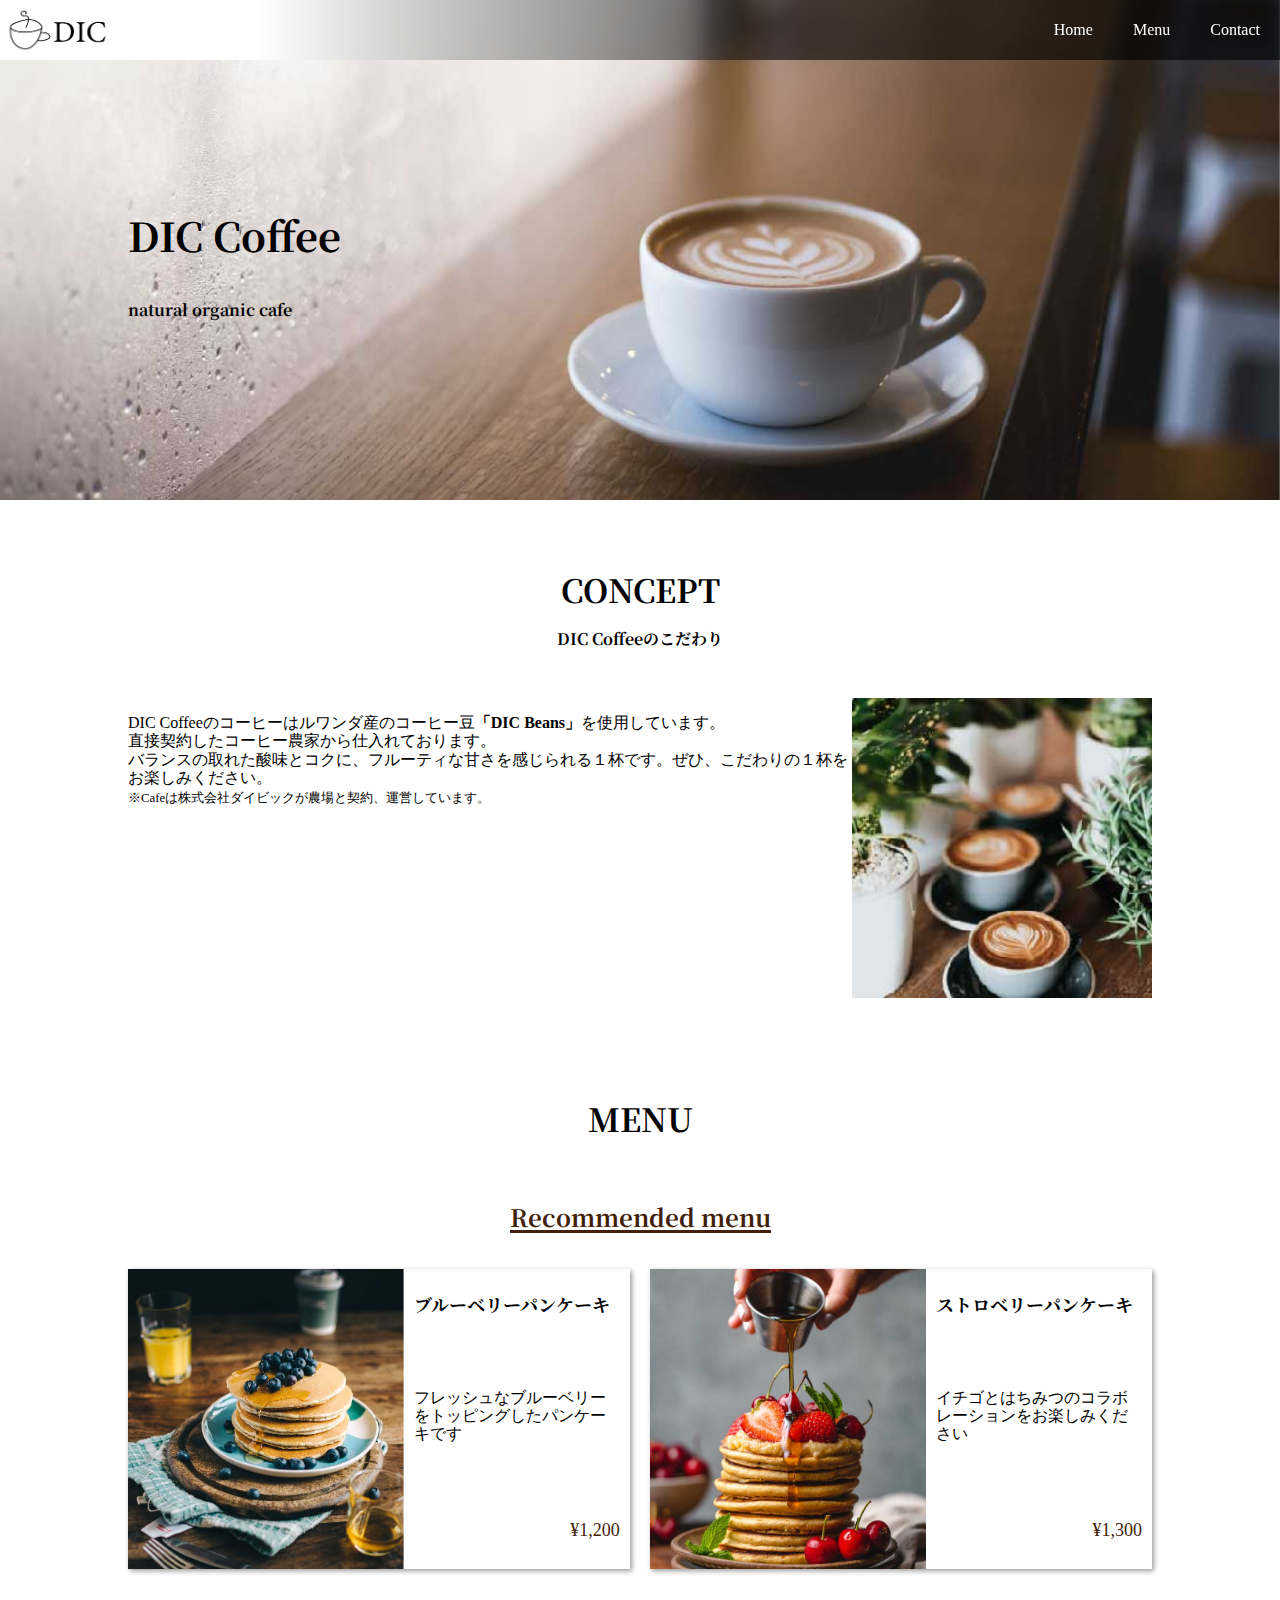
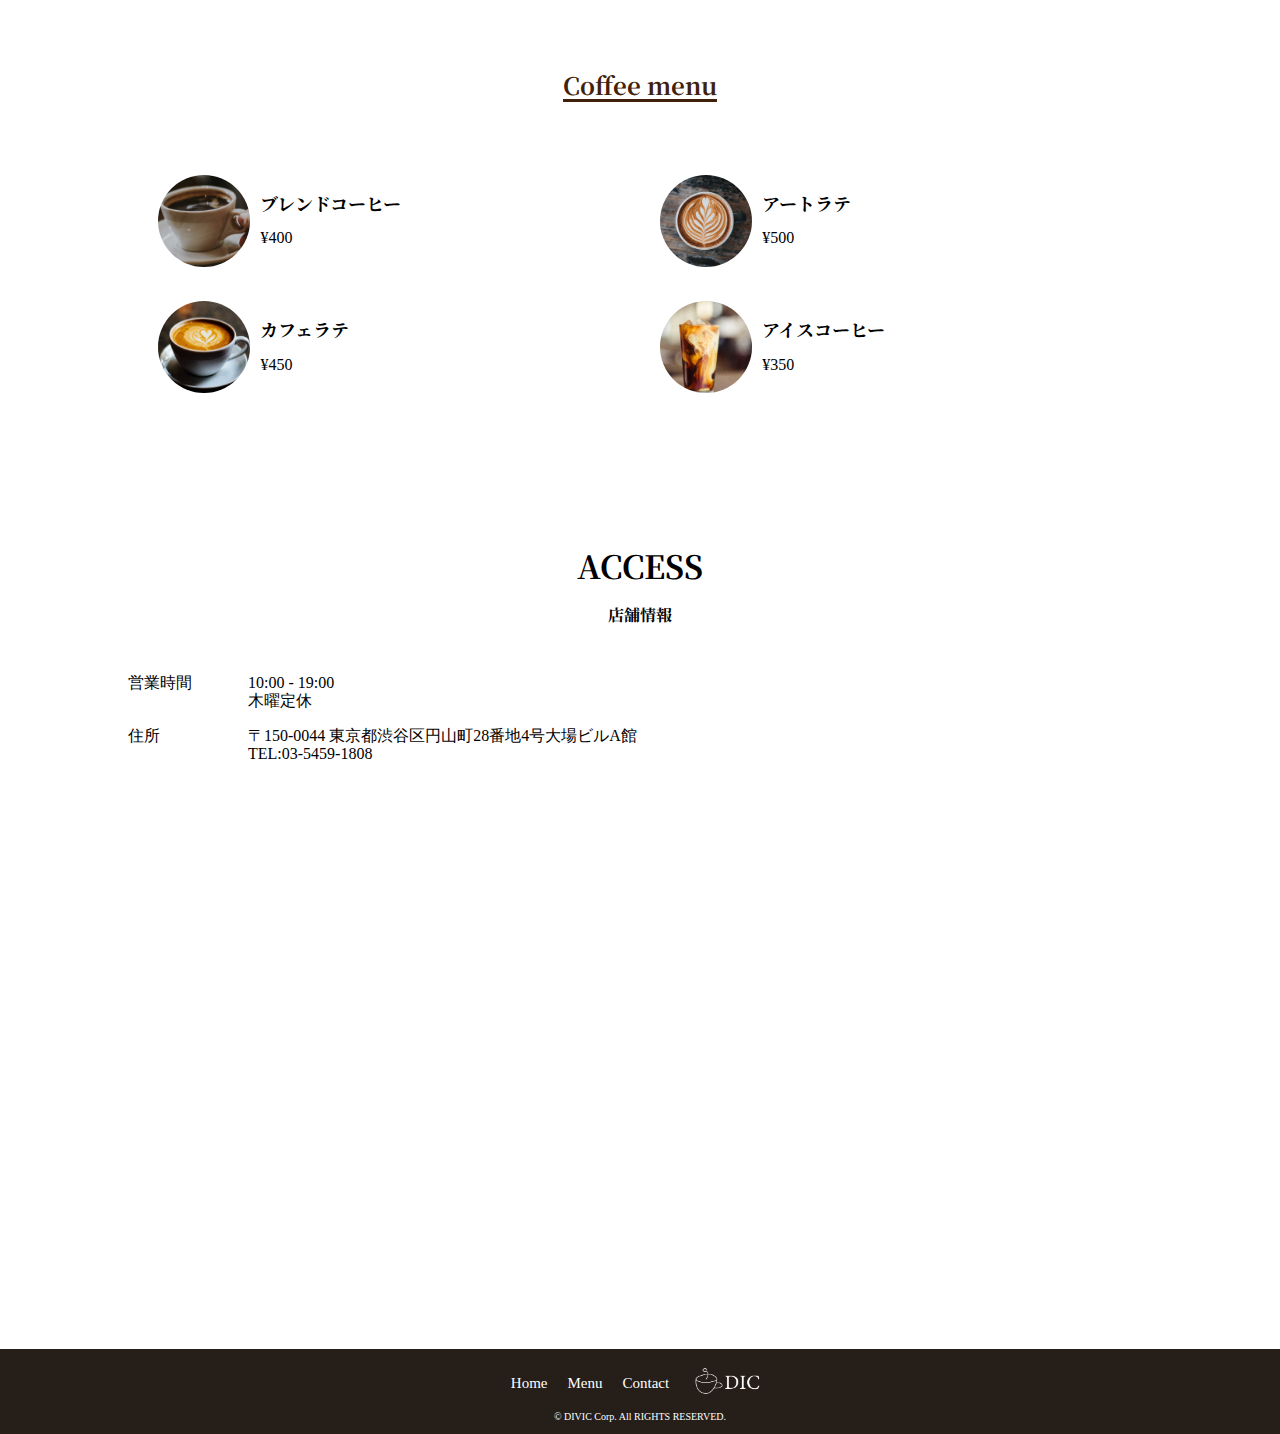
<file: index.html>
<!DOCTYPE html>
<html lang="ja">
  <head>
    <meta charset="utf-8">
    <title>DIC cafe</title>
    <link href="css/normalize.css" rel="stylesheet">
    <link href="css/main.css" rel="stylesheet">
    <link href="https://fonts.googleapis.com/css2?family=Noto+Serif+JP:wght@400;700&display=swap" rel="stylesheet">
  </head> 

  <body>
   <header>
    <nav class="header_nav">
      <a href="index.html" class="logo"><img src="images/sample_logo_k.png"></a>
      <ul class="global_nav">
        <a href="index.html" class="global_nav_item">
            <li>Home</li>
        </a>
        <a href="#" class="global_nav_item">
            <li>Menu</li>
        </a>   
        <a href="contact.html" class="global_nav_item">
            <li>Contact</li>
        </a>
      </ul>
    </nav>
    <div class="key section_inner">
    <h1>DIC Coffee</h1>
    <p>natural organic cafe</p>
    </div>
   </header>
   <section>
    <article class="section_inner">
      <div class="section_title">
      <h1>CONCEPT </h1>
        <p>DIC Coffeeのこだわり</p>
      </div>
      <div class="concept_inner">
        <p class="concept_content">
          DIC Coffeeのコーヒーはルワンダ産のコーヒー豆<strong>「DIC Beans」</strong>を使用しています。<br>
          直接契約したコーヒー農家から仕入れております。<br>
          バランスの取れた酸味とコクに、フルーティな甘さを感じられる１杯です。ぜひ、こだわりの１杯をお楽しみください。<br>
          <small>※Cafeは株式会社ダイビックが農場と契約、運営しています。</small> 
        </p>       
        <img src="images/sample_concept.jpg" class="concept_image">
      </div>
    </article>  
    <article class="section_inner menu_section">
      <div class="section_title" id="menu">
        <h1>MENU</h1>
      </div>
    <section>
      <div class="center">
      <h1 class="menu_title">Recommended menu</h1>
      </div>
        <ul class="menu_list menu_list_recommended">
          <li class="menu_item">
            <div class="menu_item_content">
            <h2 class="menu_item_title">ブルーベリーパンケーキ</h2>
            <p>フレッシュなブルーベリーをトッピングしたパンケーキです</p>
            <p class="menu_item_price">¥1,200</p>
            </div>
            <img src="images/sample_pancake1.jpg" class="menu_item_image">
          </li>
          <li class="menu_item">
            <div class="menu_item_content">
            <h2 class="menu_item_title">ストロベリーパンケーキ</h2>
            <p>イチゴとはちみつのコラボレーションをお楽しみください</p>
            <p class="menu_item_price">¥1,300</p>
            </div>
            <img src="images/sample_pancake2.jpg" class="menu_item_image">
          </li>
        </ul>
    </section>
    <section>
      <div class="center">
        <h1 class="menu_title">Coffee menu</h1>
      </div>
      <ul class="menu_list coffee_menu">
        <li class="coffee_menu_list_item">
          <div class="coffee_menu_content">
          <h2 class="menu_item_title">ブレンドコーヒー</h2>
          <p class="coffee_menu_price">¥400</p>
          </div>
          <img src="images/sample_cafe1.jpg" class="coffee_menu_image">
        </li>
        <li class="coffee_menu_list_item">
          <div class="coffee_menu_content">
          <h2 class="menu_item_title">アートラテ</h2>
          <p class="coffee_menu_price">¥500</p>
          </div>
          <img src="images/sample_cafe2.jpg" class="coffee_menu_image">
        </li>
        <li class="coffee_menu_list_item">
          <div class="coffee_menu_content">
          <h2 class="menu_item_title">カフェラテ</h2>
          <p class="coffee_menu_price">¥450</p>
          </div>
          <img src="images/sample_cafe3.jpg" class="coffee_menu_image">
        </li>
        <li class="coffee_menu_list_item">
          <div class="coffee_menu_content">
          <h2 class="menu_item_title">アイスコーヒー</h2>
          <p class="coffee_menu_price">¥350</p>
          </div>
          <img src="images/sample_cafe4.jpg" class="coffee_menu_image">
        </li>
        </ul>
    </article>
  </section>
    <article class="section_inner">
      <div class="section_title">
      <h1>ACCESS</h1>
      <p>店舗情報</p>
      </div>
        <dl class="info">
          <dt class="info_title">営業時間</dt>
          <dd>
            10:00 - 19:00
            <br>
            木曜定休
          </dd>
        </dl>
        <dl class="info">
          <dt class="info_title">住所</dt>
          <dd>〒150-0044 東京都渋谷区円山町28番地4号大場ビルA館
            <br>
              TEL:03-5459-1808
          </dd>
        </dl>
        <div class="frame_area">
        <iframe 
          src="https://www.google.com/maps/embed?pb=!1m18!1m12!1m3!1d3241.8623803693463!2d139.69189587463546!3d35.65576213137458!2m3!1f0!2f0!3f0!3m2!1i1024!2i768!4f13.1!3m3!1m2!1s0x60188b55bb707eff%3A0x5f04575eb7aca63e!2z5pel5pys44CB44CSMTUwLTAwNDQg5p2x5Lqs6YO95riL6LC35Yy65YaG5bGx55S677yS77yY4oiS77yUIE9iYSBCbGQuIEHppKg!5e0!3m2!1sja!2spy!4v1703618043010!5m2!1sja!2spy" width="600" height="450" style="border:0;" allowfullscreen="" loading="lazy" referrerpolicy="no-referrer-when-downgrade">
          width="600" height="450" frameborder="0" style="border:0;" allowfullscreen="" aria-hidden="false"
        </iframe>
      </div>
    </article>
   </section>
   <footer class="footer">
    <nav>
      <ul class="footer_nav">
        <a href="index.html" class="footer_nav_item">
          <li>Home</li>
        </a>
        <a href="#menu" class="footer_nav_item">
          <li>Menu</li>
        </a>
        <a href="contact.html" class="footer_nav_item">
          <li>Contact</li>
        </a>
        <a herf="index.html" class="footer_nav_item">
          <li>
            <img src="images/sample_logo_w.png" class="footer_logo">
          </li>
        </a>
      </li>
   </nav>
   <p class=footer_right>© DIVIC Corp. All RIGHTS RESERVED.</p>
   </footer>
  </body>
</html>
</file>
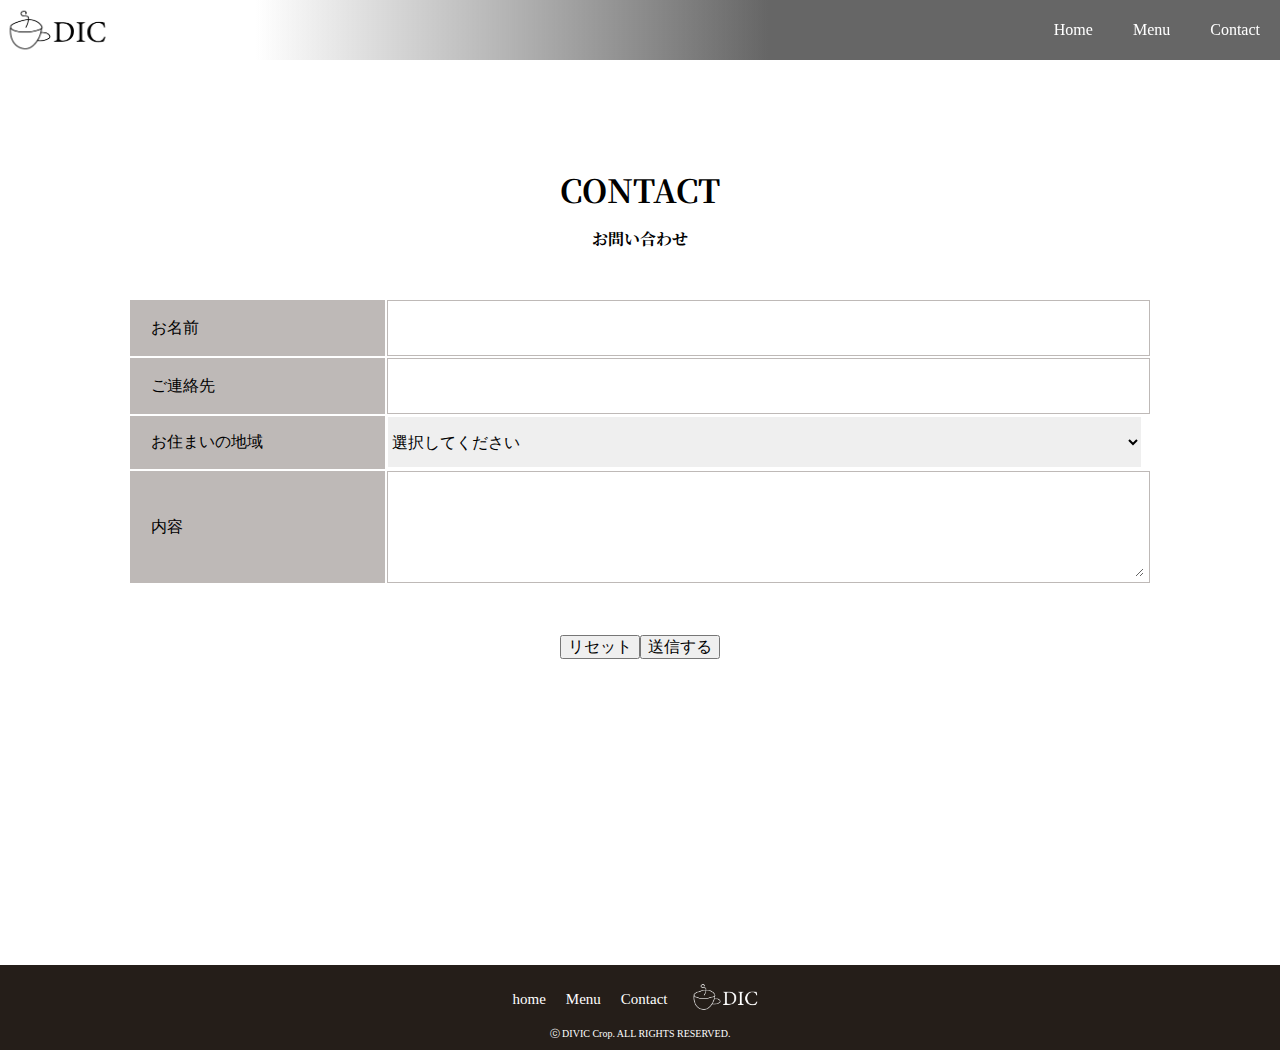
<file: contact.html>
<!DOCTYPE html>
<html lang="ja">
  <head>
    <meta charset="utf-8">
    <title>DIC cafe</title>    
    <link href="css/normalize.css" rel="stylesheet">
    <link href="css/main.css" rel="stylesheet">
    <link href="css/contact.css" rel="stylesheet">
    <link href="https://fonts.googleapis.com/css2?family=Noto+Serif+JP:wght@400;700&display=swap" rel="stylesheet">
  </head> 
  <body>
   <header class="sub_header">
    <nav class="header_nav">
    <a herf="index.html" class="logo"><img src="images/sample_logo_k.png"></a>
       <ul class="global_nav">
          <a href="index.html" class="global_nav_item">
            <li>Home</li>
          </a>
          <a href="#" class="global_nav_item">
            <li>Menu</li>
          </a>
          <a href="contact.html" class="global_nav_item">
            <li>Contact</li>
          </a>
       </ul>
    </nav>
   </header>
  <section class="section_inner">
    <div class="section_title">
      <h1>CONTACT</h1>
      <p>お問い合わせ</p>
    </div>
    <form action="#" method="POST">
    <table class="contact">
      <tr class="contact_line">
        <td class="contact_sign"><label for="name">お名前</label></td>
        <td class="contact_input"><input type="text" name="name" id="name"></td>
      </tr>
      <tr class="contact_line">
        <td class="contact_sign"><label for="phonenumber">ご連絡先</label></td>
        <td class="contact_input"><input type="tel" name="phonenumber" id="phonenumber"></td>
      </tr>
      <tr class="contact_line">
        <td class="contact_sign"><label for="region">お住まいの地域</label></td>
        <td>
          <select id="region">
            <option value="0">選択してください</option>
            <option value="1">北海道</option>
            <option value="2">東北</option>
            <option value="3">関東</option>
            <option value="4">中部</option>
            <option value="5">近畿</option>
            <option value="6">中国・四国</option>
            <option value="7">九州</option>
          </select>
        </td>
      </tr>
      <tr class="contact_content">
        <td class="contact_sign"><label for="content">内容</label></td>
        <td class="contact_input"><textarea name="content" id="content"></textarea></td>
      </tr>
    </table>
    <div class="contact_btn_area">  
      <button type="reset">リセット</button>
      <button type="submit">送信する</button>
    </div>
    </form>
  </section>
  <footer class="footer">
    <nav>
      <ul class="footer_nav">
        <a href="index.html" class="footer_nav_item">
          <li>home</li>
        </a>
        <a href="blueberry_pancakes.html" class="footer_nav_item">
          <li>Menu</li>
        </a>
        <a href="contact.html" class="footer_nav_item">
          <li>Contact</li>
        </a>
        <a href="index.html" class="footer_nav_item">
          <li>
            <img src="images/sample_logo_w.png" class="footer_logo">
          </li>
        </a>
      </ul>
    </nav>
    <p class="footer_right">ⓒ DIVIC Crop. ALL RIGHTS RESERVED.</p>
  </footer>
  </body>
</html>
</file>
<file: css/main.css>
@charset "utf-8";
html{
  height: 100%
}
body{
  position: relative;
  padding-bottom: 75px;
  min-height: 100%;
}
li{
  list-style: none;
}
p, ul{
  display: block;
  list-style-type: disc;
  margin-block-start: 1em;
  margin-block-end: 1em;
  margin-inline-start: 0px;
  margin-inline-end: 0px;
  padding-inline-start: 0px; 
  padding-inline-end: 0px;
}
div, li{
  box-sizing: border-box;
}
.center{
  text-align: centert;
}
.header_nav{
  background: linear-gradient(90deg, #fff 20%, rgba(0,0,0,.6) 60%);
  display:flex;
  height: 60px;
  justify-content:space-between;
  align-items: stretch;
  position: fixed;
  top: 0;
  width: 100%;
  z-index: 10;
}
.global_nav_item{
  color: #fff;
  text-decoration: none;
  display: flex;
  align-items: center;
  padding: 0 20px;
}
.global_nav_item:hover{
background: #fff;
color: #42210b;
}
.global_nav{
  display:flex;
  align-items: stretch;
}
.logo{
  width: 120px;
  display: flex;
  align-items: center; 
 }
 .logo img{
   width: 100%;
 }
.section_inner{
  padding: 50px 10% 30px;
}
.key {
  height: 500px;
  background: center / cover no-repeat url("../css/sample_key.jpg");
  display: flex;
  flex-direction: column;
  justify-content: center;
  font-family: 'Noto Serif JP', serif;
  font-weight: bold; 
}
.key h1{
  font-size: 2.5rem;
}
.section_title{
  font-family: 'Noto Serif JP', serif;
  font-weight: bold;
  text-align: center;
  margin-bottom: 50px;
}
.menu_title{
  display: inline-block;
  font-family: 'Noto Serif JP', serif;
  font-size: 1.5rem;
  color: #42210b;
  border-bottom: solid #42210b 1px;
  margin-bottom: 20px;
}
.center{
  text-align: center;
}
.coffee_menu_image{
  width: 20%;
  border-radius: 50%; 
}
.concept_image{
  width: 35%;
}
.concept_inner{
  display: flex;
  justify-content: space-between;
}
.menu_title{
  display: inline-block;
  font-family: 'Noto Serif JP', serif;
  text-align: center;
  font-size: 1.5rem;
  color: #42210b;
  border-bottom: solid #42210b;
  margin-bottom: 20px;
}
.menu_section{
  background: url(../images/sample_menu_bg.jpg) no-repeat bottom;
  background-size: 100%;
  background-attachment: fixed;
}
.menu_item_content{
  width: 45%;
  padding: 10px;
  display: flex;
  flex-direction: column;
  justify-content: space-between;
  background: #fff;
}
.menu_list{
  display: flex;
  justify-content: space-between;
  flex-wrap: wrap;
}
.menu_list_recommended{
  padding-bottom: 50px;
}
.coffee_menu_content{
  width: 80%;
  padding: 10px;
}
.menu_item{
  width: 49%;
  display: flex;
  flex-direction: row-reverse;
  box-shadow: 2px 2px 5px rgba(0,0,0,.4);
  margin-bottom: 20px;
}
.menu_item_image{
  width: 55%;
  object-fit: cover;
  height: 300px;
}
.menu_item_title{
  font-size: 18px;
  font-family: 'Noto Serif JP', serif;
}
.menu_item_price{
  color: #42210b;
  font-size: 18px;
  text-align: right;
}
img{
  overflow-clip-margin: content-box;
  overflow: clip;
}
h1{
  display: block;
  font-size: 2em;
  margin-block-start: 0.67em;
  margin-block-end: 0.67em;
  margin-inline-start: 0px;
  margin-inline-end: 0px;
  font-weight: bold;
}
.coffee_menu{
  background: #fff;
  padding: 20px;
}
.coffee_menu_list_item{
  width: 49%;
  display: flex;
  flex-direction: row-reverse;
  align-items: center;
  padding: 10px;
}
.info{
  display: flex;
}
.info_title{
  width: 80px;
}
dd{
  display: block;
  margin-inline-start: 40px;
}
dl{
  display: block;
  margin-block-start: 1em;
  margin-block-end: 1em;
  margin-inline-start: 0px;
  margin-inline-end: 0px;
}
.frame_area{
  position: relative;
  width: 100%;
  padding-top: 20px;
}
.footer{
  width: 100%;
  background: #251e19;
  position: absolute;
  bottom: -75px;
  padding-bottom: 10px;
  height: 75px;
}
.footer_nav{
  display: flex;
  justify-content: center;
  margin-bottom: 10px;
}
.footer_nav_item{
  padding: 0 10px;
  display: flex;
  flex-direction: column;
  justify-content: center;
  color: white;
  text-decoration: none;
  font-size: 15px;
}
.footer_logo{
  width: 80px;
}
.footer_right{
  color: white;
  text-align: center;
  font-size: 10px;
}
</file>
<file: css/contact.css>
@charset "itf-8";

.sub_header{
  padding-bottom: 100px;
}

.contact{
  width: 100%;
  margin-bottom: 30px;
}
.contact_line{
  height: 50px;
  line-height: 50px;
}
.contact_sign{
  width: 25%;
  background: #beb9b7;
  border: solid 1px #beb9b7;
  text-align: left;
  padding: 0 20px;
}
.contact_input{
  width: 75%;
  border: solid 1px #beb9b7;
}
.contact_content{
  height: 100px;
}
.contact_input input, select, textarea{
border: none;
width: 99%;
}
.contact_input input, select{
  height: 50px;
}
.contact_input textarea{
  height: 100px;
}
.contact_btn_area{
  display: flex;
  justify-content: center;
  padding: 20px 0;
}
.contact_btn{
  padding: 10px 20px;
  border: none;
  border-radius: 5px;
}
.contact_btn + .contact_btn{
  margin-left: 10px;
}
.submit_btn{
  background: #9852a5;
  color: #fff;
}
.reset_btn{
  background: #e6e6e6;
}
</file>
